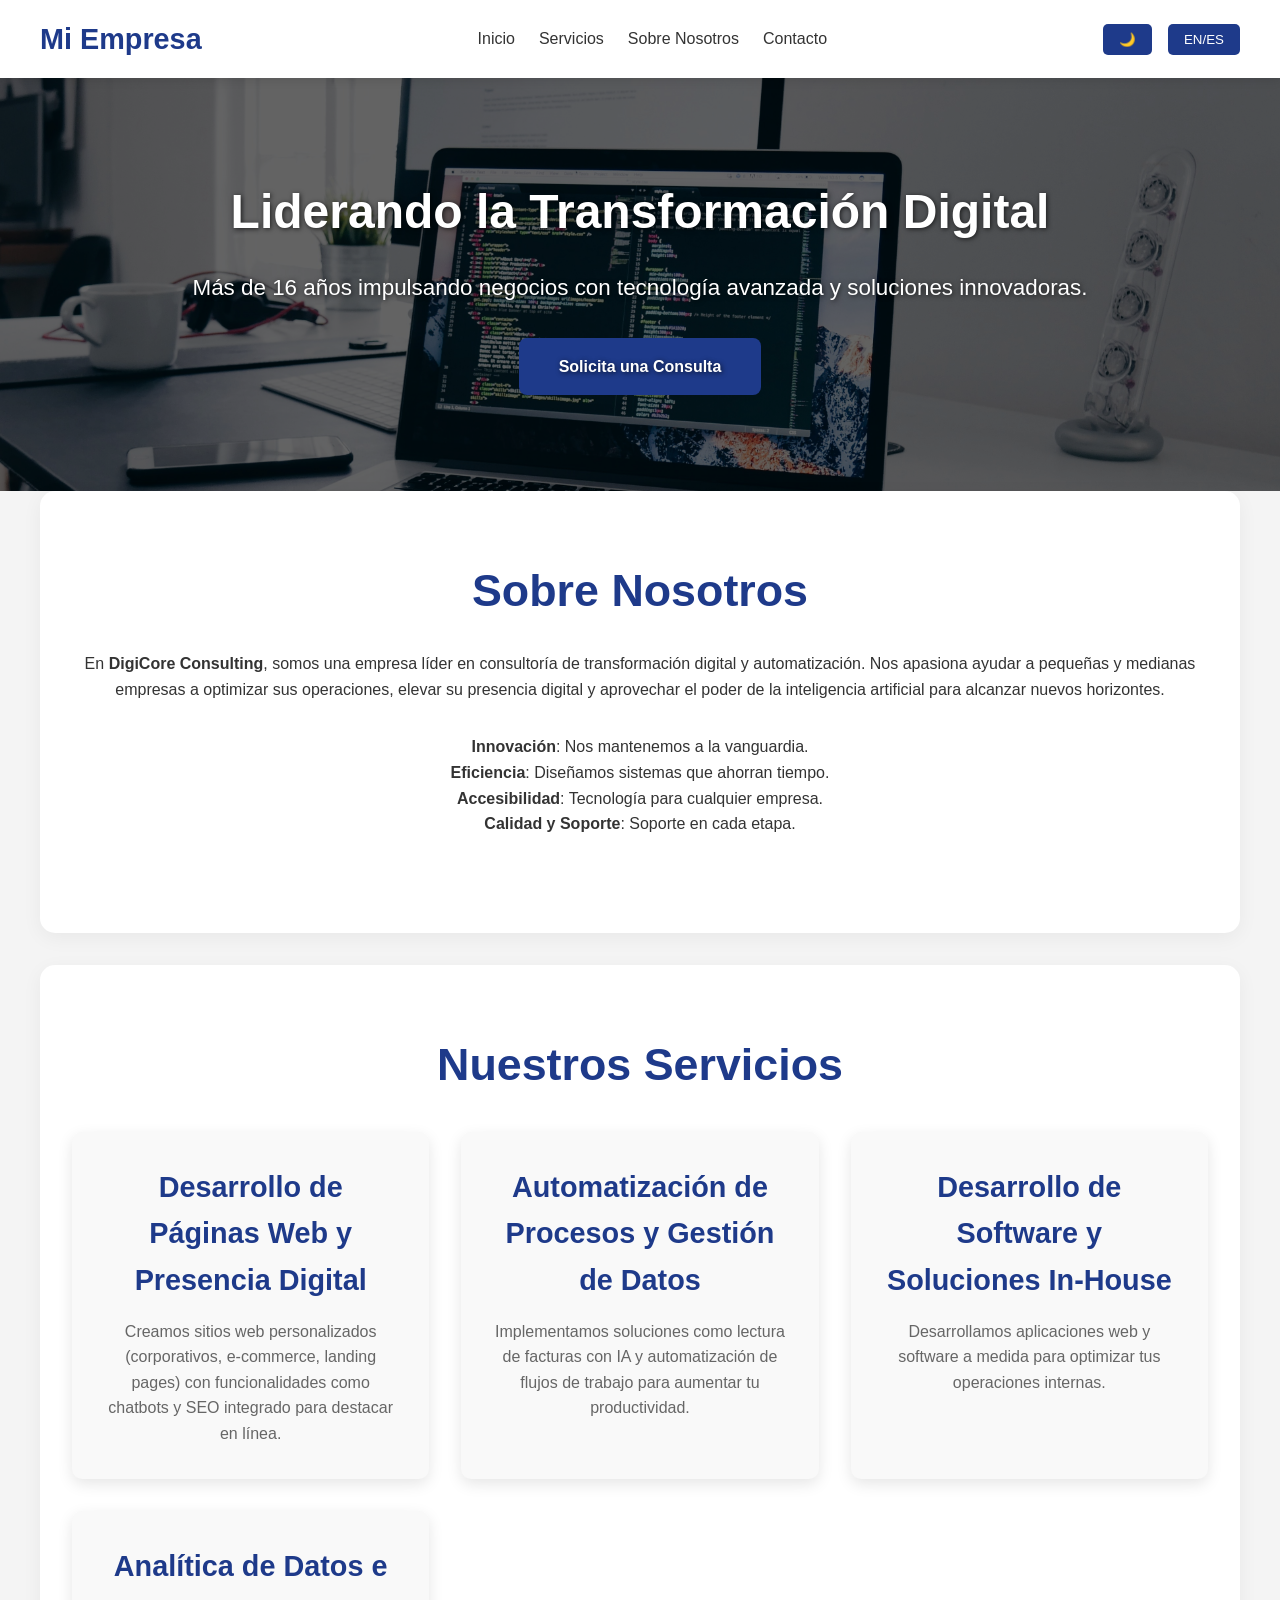
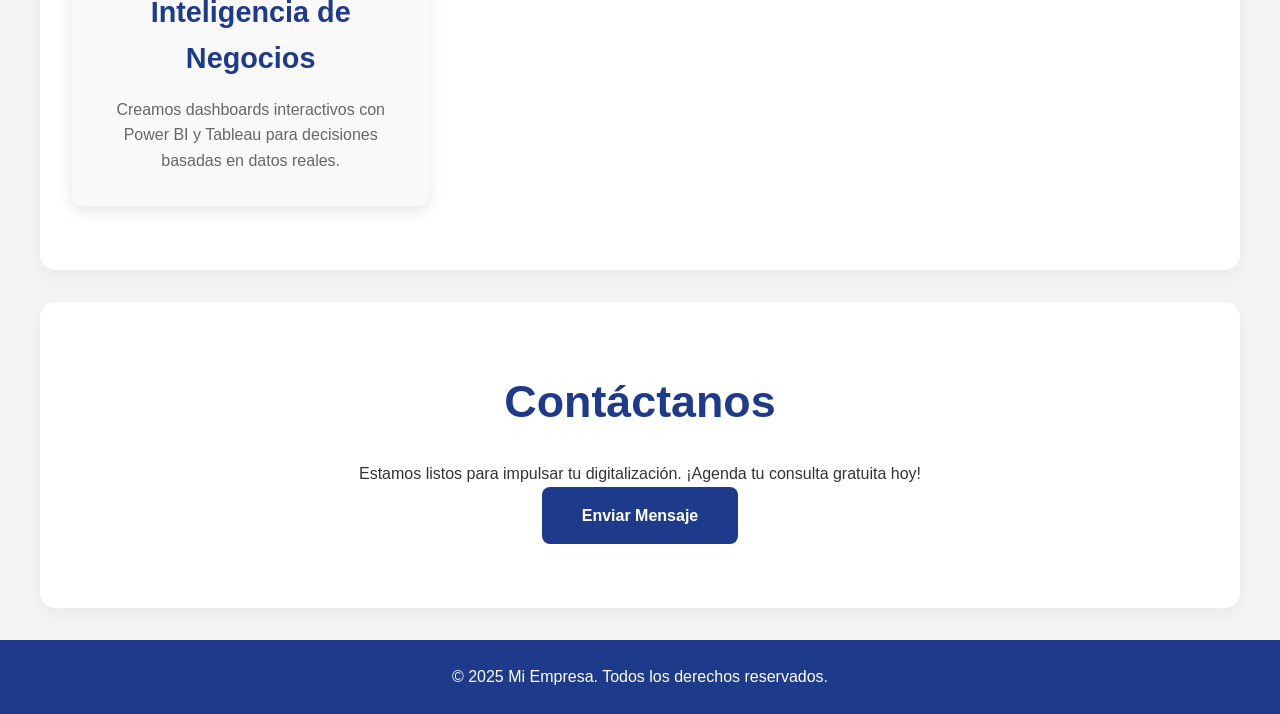
<file: Index.html>
<!DOCTYPE html>
<html lang="es">
<head>
    <meta charset="UTF-8">
    <meta name="viewport" content="width=device-width, initial-scale=1.0">
    <title>Transformación Digital y Automatización</title>
    <link rel="stylesheet" href="css/styles.css">
</head>
<body>
    <!-- Header -->
    <header>
        <nav>
            <div class="logo">Mi Empresa</div>
            <ul class="nav-links">
                <li><a href="#home" data-lang="home">Inicio</a></li>
                <li><a href="#services" data-lang="services">Servicios</a></li>
                <li><a href="#about" data-lang="about">Sobre Nosotros</a></li>
                <li><a href="#contact" data-lang="contact">Contacto</a></li>
            </ul>
            <div class="controls">
                <button id="toggle-theme">🌙</button>
                <button id="toggle-lang">EN/ES</button>
            </div>
        </nav>
    </header>

    <!-- Hero Section -->
    <section id="home" class="hero">
        <h1 data-lang="hero-title">Digitaliza tu empresa hoy</h1>
        <p data-lang="hero-subtitle">Soluciones tecnológicas avanzadas para transformar tu negocio.</p>
        <a href="#contact" class="btn" data-lang="hero-btn">Contáctanos</a>
    </section>

    <!-- About Section -->
    <section id="about" class="section">
        <h2 data-lang="about-title">Sobre Nosotros</h2>
        <p data-lang="about-desc">Somos una empresa de consultoría en transformación digital y automatización enfocada en ayudar a pequeñas y medianas empresas a optimizar sus operaciones, mejorar su presencia digital y aprovechar el poder de la inteligencia artificial.</p>
        <div class="values">
            <div><strong data-lang="value-innov">Innovación</strong>: Nos mantenemos a la vanguardia.</div>
            <div><strong data-lang="value-eff">Eficiencia</strong>: Diseñamos sistemas que ahorran tiempo.</div>
            <div><strong data-lang="value-acc">Accesibilidad</strong>: Tecnología para cualquier empresa.</div>
            <div><strong data-lang="value-qual">Calidad</strong>: Soporte en cada etapa.</div>
        </div>
    </section>

    <!-- Services Section -->
    <section id="services" class="section">
        <h2 data-lang="services-title">Nuestros Servicios</h2>
        <div class="services-grid">
            <div class="service-card">
                <h3 data-lang="service-web">Desarrollo Web</h3>
                <p data-lang="service-web-desc">Páginas corporativas, e-commerce y más con SEO integrado.</p>
            </div>
            <div class="service-card">
                <h3 data-lang="service-auto">Automatización</h3>
                <p data-lang="service-auto-desc">Reduce trabajo manual con IA y flujos inteligentes.</p>
            </div>
            <div class="service-card">
                <h3 data-lang="service-soft">Software Personalizado</h3>
                <p data-lang="service-soft-desc">Soluciones a medida para tu negocio.</p>
            </div>
            <div class="service-card">
                <h3 data-lang="service-data">Analítica de Datos</h3>
                <p data-lang="service-data-desc">Dashboards para decisiones basadas en métricas.</p>
            </div>
        </div>
    </section>

    <!-- Contact Section -->
    <section id="contact" class="section">
        <h2 data-lang="contact-title">Contáctanos</h2>
        <p data-lang="contact-desc">¡Digitaliza tu negocio hoy! Contáctanos para una consulta gratuita.</p>
        <a href="mailto:info@miempresa.com" class="btn" data-lang="contact-btn">Enviar Mensaje</a>
    </section>

    <!-- Footer -->
    <footer>
        <p>© 2025 Mi Empresa. Todos los derechos reservados.</p>
    </footer>

    <script src="js/script.js"></script>
</body>
</html>
</file>
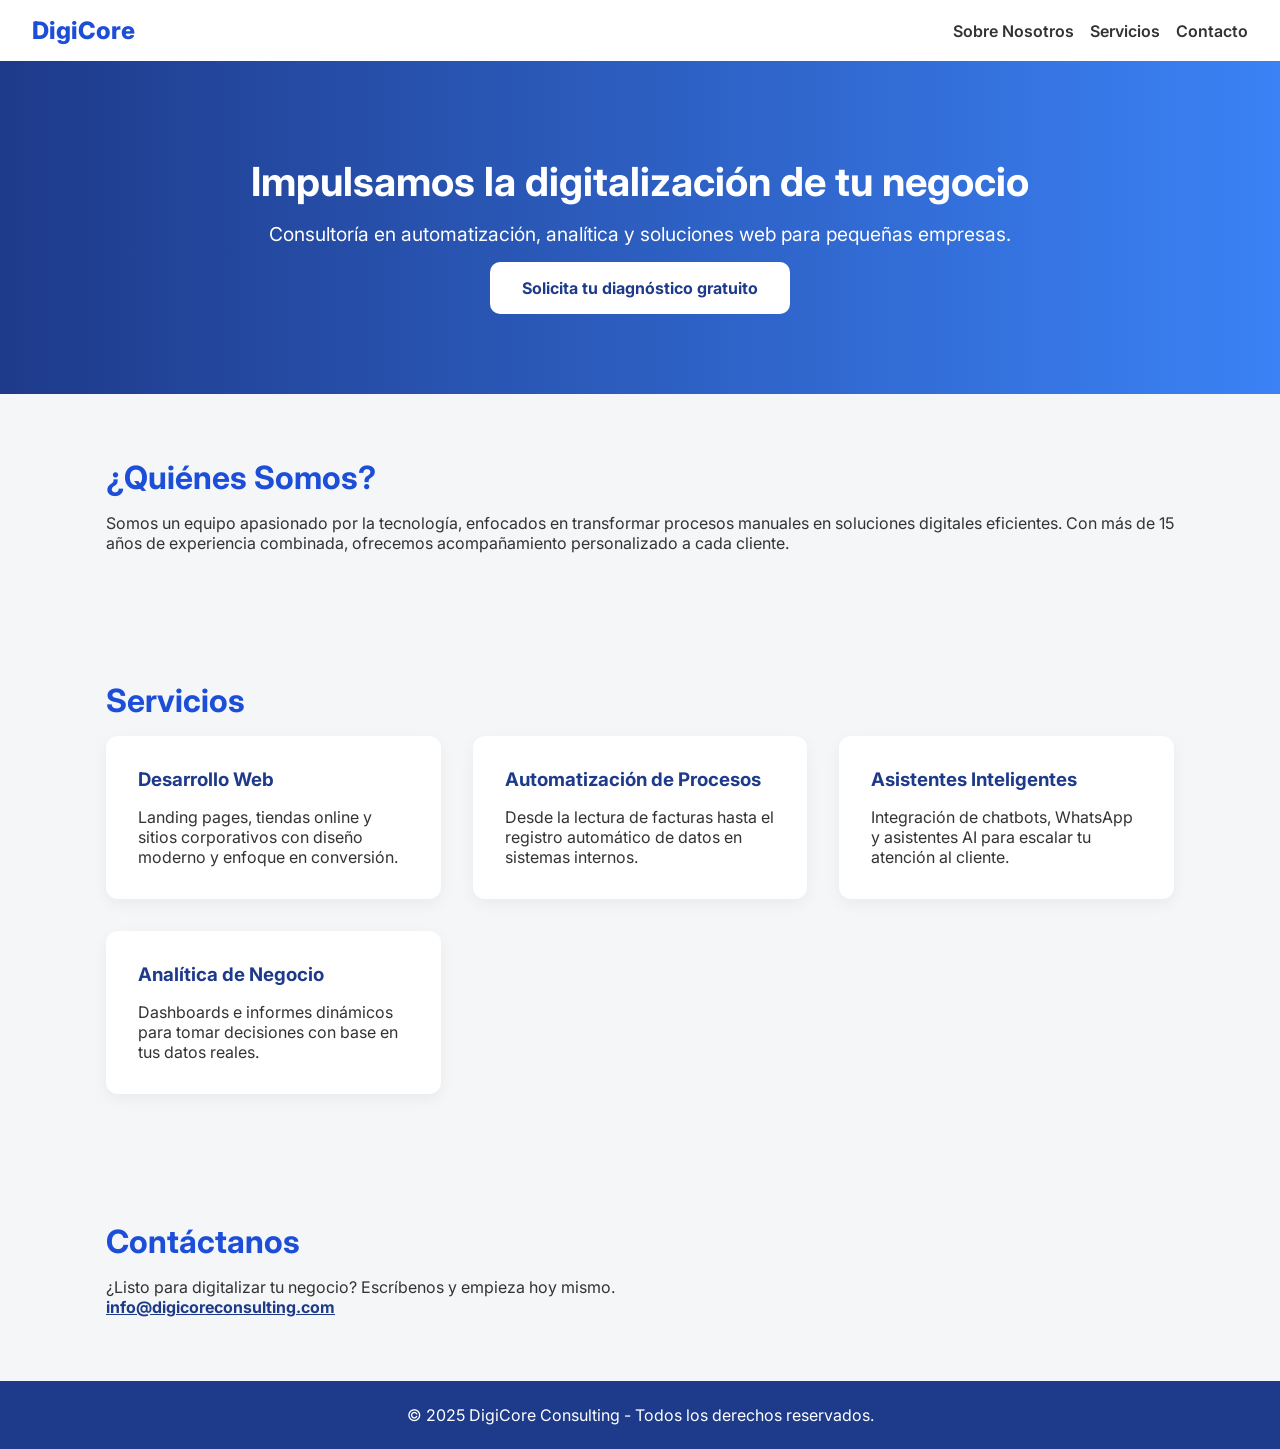
<file: index.html>
<!DOCTYPE html>
<html lang="es">
<head>
  <meta charset="UTF-8" />
  <meta name="viewport" content="width=device-width, initial-scale=1.0" />
  <title>DigiCore Consulting</title>
  <link href="https://fonts.googleapis.com/css2?family=Inter:wght@400;600;800&display=swap" rel="stylesheet">
  <style>
    * {
      margin: 0;
      padding: 0;
      box-sizing: border-box;
    }

    body {
      font-family: 'Inter', sans-serif;
      background-color: #f4f6f8;
      color: #333;
    }

    header {
      background-color: #fff;
      padding: 1rem 2rem;
      display: flex;
      justify-content: space-between;
      align-items: center;
      box-shadow: 0 2px 10px rgba(0, 0, 0, 0.05);
    }

    .logo {
      font-weight: 800;
      font-size: 1.5rem;
      color: #1d4ed8;
    }

    nav ul {
      list-style: none;
      display: flex;
      gap: 1rem;
    }

    nav a {
      text-decoration: none;
      color: #333;
      font-weight: 600;
    }

    nav a:hover {
      color: #1d4ed8;
    }

    .hero {
      background: linear-gradient(to right, #1e3a8a, #3b82f6);
      color: white;
      padding: 6rem 2rem;
      text-align: center;
    }

    .hero h1 {
      font-size: 2.5rem;
      margin-bottom: 1rem;
    }

    .hero p {
      font-size: 1.2rem;
      margin-bottom: 2rem;
    }

    .btn {
      padding: 1rem 2rem;
      background-color: #fff;
      color: #1e3a8a;
      font-weight: bold;
      border: none;
      border-radius: 10px;
      text-decoration: none;
    }

    .section {
      max-width: 1100px;
      margin: auto;
      padding: 4rem 1rem;
    }

    .section h2 {
      font-size: 2rem;
      margin-bottom: 1rem;
      color: #1d4ed8;
    }

    .services {
      display: grid;
      grid-template-columns: repeat(auto-fit, minmax(250px, 1fr));
      gap: 2rem;
    }

    .card {
      background-color: white;
      border-radius: 12px;
      padding: 2rem;
      box-shadow: 0 5px 15px rgba(0, 0, 0, 0.05);
    }

    .card h3 {
      color: #1e3a8a;
      margin-bottom: 1rem;
    }

    footer {
      background-color: #1e3a8a;
      color: white;
      padding: 1.5rem;
      text-align: center;
    }

    @media (max-width: 768px) {
      .hero h1 {
        font-size: 2rem;
      }

      .hero p {
        font-size: 1rem;
      }
    }
  </style>
</head>
<body>
  <header>
    <div class="logo">DigiCore</div>
    <nav>
      <ul>
        <li><a href="#about">Sobre Nosotros</a></li>
        <li><a href="#services">Servicios</a></li>
        <li><a href="#contact">Contacto</a></li>
      </ul>
    </nav>
  </header>

  <section class="hero">
    <h1>Impulsamos la digitalización de tu negocio</h1>
    <p>Consultoría en automatización, analítica y soluciones web para pequeñas empresas.</p>
    <a href="#contact" class="btn">Solicita tu diagnóstico gratuito</a>
  </section>

  <section class="section" id="about">
    <h2>¿Quiénes Somos?</h2>
    <p>Somos un equipo apasionado por la tecnología, enfocados en transformar procesos manuales en soluciones digitales eficientes. Con más de 15 años de experiencia combinada, ofrecemos acompañamiento personalizado a cada cliente.</p>
  </section>

  <section class="section" id="services">
    <h2>Servicios</h2>
    <div class="services">
      <div class="card">
        <h3>Desarrollo Web</h3>
        <p>Landing pages, tiendas online y sitios corporativos con diseño moderno y enfoque en conversión.</p>
      </div>
      <div class="card">
        <h3>Automatización de Procesos</h3>
        <p>Desde la lectura de facturas hasta el registro automático de datos en sistemas internos.</p>
      </div>
      <div class="card">
        <h3>Asistentes Inteligentes</h3>
        <p>Integración de chatbots, WhatsApp y asistentes AI para escalar tu atención al cliente.</p>
      </div>
      <div class="card">
        <h3>Analítica de Negocio</h3>
        <p>Dashboards e informes dinámicos para tomar decisiones con base en tus datos reales.</p>
      </div>
    </div>
  </section>

  <section class="section" id="contact">
    <h2>Contáctanos</h2>
    <p>¿Listo para digitalizar tu negocio? Escríbenos y empieza hoy mismo.</p>
    <p><a href="mailto:info@digicoreconsulting.com" style="color:#1e3a8a; font-weight: bold;">info@digicoreconsulting.com</a></p>
  </section>

  <footer>
    <p>© 2025 DigiCore Consulting - Todos los derechos reservados.</p>
  </footer>
</body>
</html>
</file>
<file: css/styles.css>
/* Reset */
* {
    margin: 0;
    padding: 0;
    box-sizing: border-box;
}

body {
    font-family: 'Roboto', sans-serif;
    line-height: 1.6;
    color: #333;
}

@import url('https://fonts.googleapis.com/css2?family=Roboto:wght@400;700&display=swap');

/* Light Mode (default) */
body {
    background-color: #f4f4f4;
}

/* Dark Mode */
body.dark {
    background-color: #1a1a1a;
    color: #e0e0e0;
}

/* Header */
header {
    background-color: #fff;
    padding: 1rem 2rem;
    box-shadow: 0 2px 10px rgba(0, 0, 0, 0.1);
    position: sticky;
    top: 0;
    z-index: 1000;
}

body.dark header {
    background-color: #2c2c2c;
}

nav {
    max-width: 1200px;
    margin: 0 auto;
    display: flex;
    justify-content: space-between;
    align-items: center;
}

.logo {
    font-size: 1.8rem;
    font-weight: 700;
    color: #1E3A8A;
}

.nav-links {
    list-style: none;
    display: flex;
    gap: 1.5rem;
}

.nav-links a {
    text-decoration: none;
    color: #333;
    font-weight: 500;
    transition: color 0.3s;
}

body.dark .nav-links a {
    color: #e0e0e0;
}

.nav-links a:hover {
    color: #1E3A8A;
}

.controls {
    display: flex;
    gap: 1rem;
}

button {
    padding: 0.5rem 1rem;
    border: none;
    background-color: #1E3A8A;
    color: #fff;
    cursor: pointer;
    border-radius: 5px;
    transition: background-color 0.3s;
}

button:hover {
    background-color: #163269;
}

/* Hero Section */
.hero {
    text-align: center;
    padding: 6rem 2rem;
    background: linear-gradient(rgba(0, 0, 0, 0.6), rgba(0, 0, 0, 0.6)), url('../img/hero-bg.jpg') no-repeat center/cover;
    background-color: #1E3A8A;
    color: #fff;
    text-shadow: 1px 1px 5px rgba(0, 0, 0, 0.7);
}

.hero-content {
    max-width: 800px;
    margin: 0 auto;
}

.hero h1 {
    font-size: 3rem;
    margin-bottom: 1.2rem;
}

.hero p {
    font-size: 1.4rem;
    margin-bottom: 2rem;
}

.btn {
    display: inline-block;
    padding: 1rem 2.5rem;
    background-color: #1E3A8A;
    color: #fff;
    text-decoration: none;
    border-radius: 8px;
    font-weight: 700;
    transition: background-color 0.3s, transform 0.3s;
}

.btn:hover {
    background-color: #163269;
    transform: translateY(-2px);
}

/* Sections */
.section {
    padding: 4rem 2rem;
    max-width: 1200px;
    margin: 0 auto;
    text-align: center;
    background: #fff;
    border-radius: 15px;
    margin-bottom: 2rem;
    box-shadow: 0 5px 20px rgba(0, 0, 0, 0.05);
}

body.dark .section {
    background: #2c2c2c;
}

.section h2 {
    font-size: 2.8rem;
    margin-bottom: 1.5rem;
    color: #1E3A8A;
}

/* Scroll Animation */
.animate-on-scroll {
    opacity: 0;
    transform: translateY(30px);
    transition: all 0.6s ease-out;
}

.animate-on-scroll.visible {
    opacity: 1;
    transform: translateY(0);
}

/* About Section */
.what-we-do {
    background: #f9f9f9;
    padding: 2rem;
    border-radius: 10px;
    margin: 2rem 0;
}

body.dark .what-we-do {
    background: #333;
}

.what-we-do h3 {
    font-size: 2rem;
    color: #1E3A8A;
    margin-bottom: 1rem;
}

.what-we-do ul {
    list-style: none;
    margin: 1.5rem 0;
    padding: 0 2rem;
    text-align: left;
    color: #555;
}

body.dark .what-we-do ul {
    color: #ccc;
}

.what-we-do ul li {
    display: flex;
    align-items: center;
    margin-bottom: 1rem;
}

.what-we-do .icon {
    font-size: 1.5rem;
    margin-right: 1rem;
}

.mission-vision {
    display: grid;
    grid-template-columns: 1fr 1fr;
    gap: 2rem;
    margin: 2rem 0;
}

.mission, .vision {
    background: #f9f9f9;
    padding: 2rem;
    border-radius: 10px;
    box-shadow: 0 5px 15px rgba(0, 0, 0, 0.1);
    transition: transform 0.3s;
    border-left: 5px solid #1E3A8A;
}

body.dark .mission, body.dark .vision {
    background: #333;
}

.mission:hover, .vision:hover {
    transform: translateY(-5px);
}

.mission h3, .vision h3 {
    font-size: 1.8rem;
    margin-bottom: 1rem;
    color: #1E3A8A;
}

.values, .why-choose-us {
    margin: 2rem 0;
}

.values h3, .why-choose-us h3 {
    font-size: 2rem;
    margin-bottom: 1.5rem;
    color: #1E3A8A;
}

.values-grid, .choose-us-grid {
    display: grid;
    grid-template-columns: repeat(auto-fit, minmax(250px, 1fr));
    gap: 1.5rem;
    margin-top: 1rem;
}

.value-card, .choose-card {
    background: #f9f9f9;
    padding: 1.5rem;
    border-radius: 10px;
    box-shadow: 0 5px 15px rgba(0, 0, 0, 0.1);
    transition: transform 0.3s, background 0.3s;
    border-left: 4px solid #1E3A8A;
    min-height: 150px; /* Tamaño uniforme */
    display: flex;
    flex-direction: column;
    justify-content: center;
}

body.dark .value-card, body.dark .choose-card {
    background: #333;
}

.value-card:hover, .choose-card:hover {
    transform: translateY(-5px);
    background: #e6f0ff;
}

body.dark .value-card:hover, body.dark .choose-card:hover {
    background: #444;
}

.value-card strong, .choose-card strong {
    color: #1E3A8A;
    font-size: 1.2rem;
    margin-bottom: 0.5rem;
}

.value-card, .choose-card {
    font-size: 1rem;
    color: #666;
}

body.dark .value-card, body.dark .choose-card {
    color: #ccc;
}

/* Services Section */
.services-grid {
    display: grid;
    grid-template-columns: repeat(auto-fit, minmax(300px, 1fr));
    gap: 2rem;
    margin-top: 2rem;
}

.service-card {
    background: #f9f9f9;
    padding: 2rem;
    border-radius: 10px;
    box-shadow: 0 5px 15px rgba(0, 0, 0, 0.1);
    transition: transform 0.3s;
}

body.dark .service-card {
    background: #333;
}

.service-card:hover {
    transform: translateY(-5px);
}

.service-card h3 {
    font-size: 1.8rem;
    color: #1E3A8A;
    margin-bottom: 1rem;
}

.service-card p {
    font-size: 1rem;
    color: #666;
}

body.dark .service-card p {
    color: #ccc;
}

/* How We Work Section */
.work-process {
    display: grid;
    grid-template-columns: repeat(auto-fit, minmax(250px, 1fr));
    gap: 2rem;
    margin-top: 2rem;
}

.process-step {
    background: #f9f9f9;
    padding: 2rem;
    border-radius: 10px;
    box-shadow: 0 5px 15px rgba(0, 0, 0, 0.1);
    transition: transform 0.3s;
}

body.dark .process-step {
    background: #333;
}

.process-step:hover {
    transform: translateY(-5px);
}

.process-step h3 {
    font-size: 1.8rem;
    color: #1E3A8A;
    margin-bottom: 1rem;
}

.process-step p {
    color: #555;
}

body.dark .process-step p {
    color: #ccc;
}

/* Contact Section */
.contact-info a {
    color: #1E3A8A;
    text-decoration: none;
}

.contact-info a:hover {
    text-decoration: underline;
}

/* Footer */
footer {
    text-align: center;
    padding: 1.5rem;
    background-color: #1E3A8A;
    color: #fff;
}

body.dark footer {
    background-color: #163269;
}

/* Responsive Design */
@media (max-width: 768px) {
    .logo {
        font-size: 1.5rem;
    }

    nav {
        flex-direction: column;
        gap: 1rem;
    }

    .nav-links {
        flex-direction: column;
        text-align: center;
    }

    .hero {
        padding: 4rem 1rem;
    }

    .hero h1 {
        font-size: 2rem;
    }

    .hero p {
        font-size: 1.1rem;
    }

    .mission-vision, .values-grid, .choose-us-grid, .services-grid, .work-process {
        grid-template-columns: 1fr;
    }

    .section h2 {
        font-size: 2rem;
    }

    .values h3, .why-choose-us h3 {
        font-size: 1.8rem;
    }
}

@media (max-width: 480px) {
    .btn {
        padding: 0.8rem 1.5rem;
    }

    .hero-content {
        padding: 0 1rem;
    }

    .what-we-do ul {
        padding: 0 1rem;
    }
}
</file>
